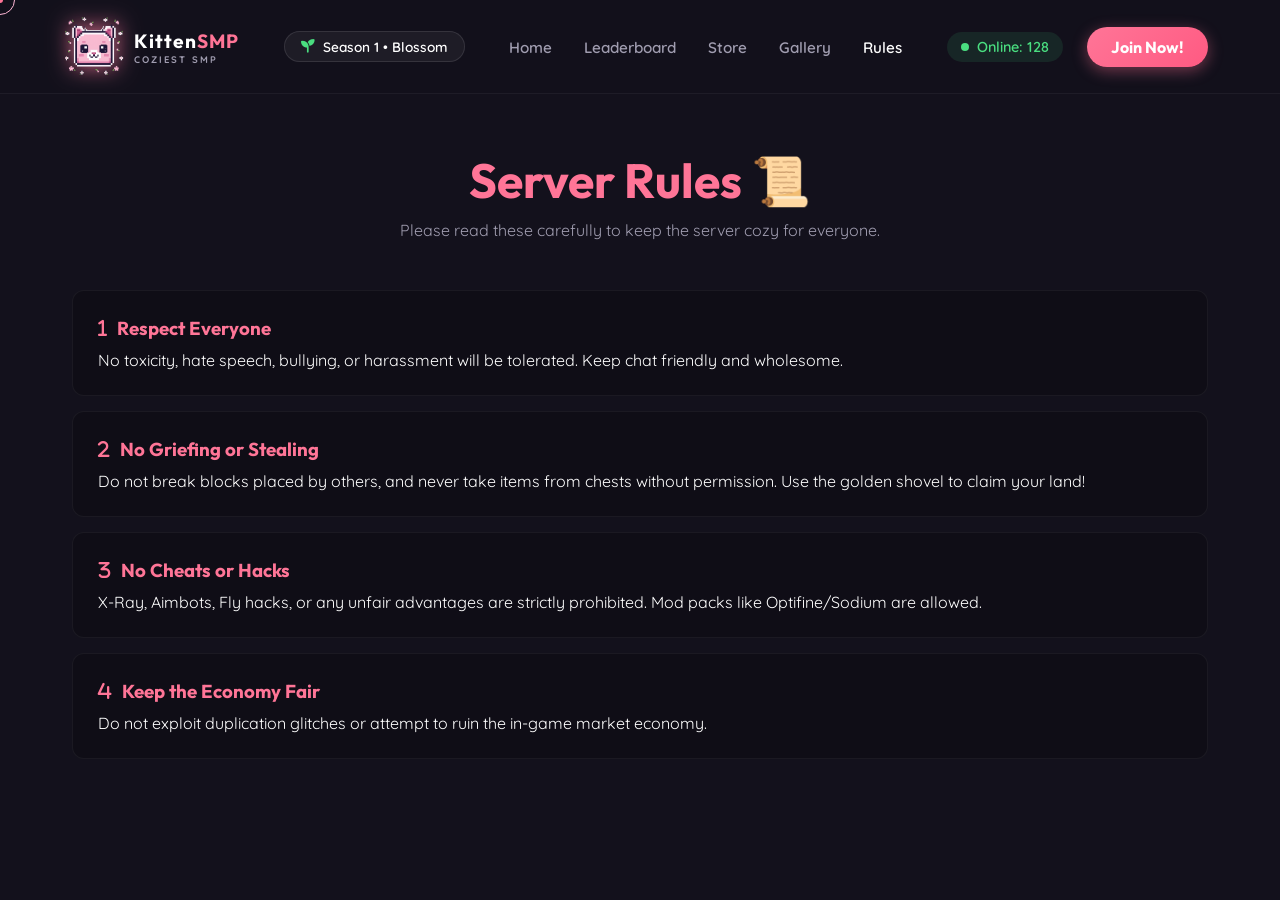
<file: kitten/rules.html>
<!DOCTYPE html>
<html lang="en">
<head>
    <meta charset="UTF-8">
    <meta name="viewport" content="width=device-width, initial-scale=1.0">
    <title>Rules | Kitten SMP</title>
    <link href="https://fonts.googleapis.com/css2?family=Quicksand:wght@400;500;600;700&family=Outfit:wght@700;800;900&display=swap" rel="stylesheet">
    <link rel="stylesheet" href="styles.css">
    <link rel="stylesheet" href="https://cdnjs.cloudflare.com/ajax/libs/font-awesome/6.4.0/css/all.min.css">
</head>
<body>
    <!-- Navbar -->
    <nav class="navbar">
        <div class="nav-container">
            <div class="logo">
                <img src="image.png" alt="Logo" style="width: 45px; height: 45px; border-radius: 8px; object-fit: cover; border: 2px solid var(--primary);">
                <div class="logo-text">
                    <h1>Kitten<span>SMP</span></h1>
                    <p>COZIEST SMP</p>
                </div>
            </div>
            
            <div class="season-badge">
                <i class="fa-solid fa-seedling"></i> Season 1 • Blossom
            </div>

            <ul class="nav-links">
                <li><a href="index.html">Home</a></li>
                <li><a href="leaderboard.html">Leaderboard</a></li>
                <li><a href="store.html">Store</a></li>
                <li><a href="gallery.html">Gallery</a></li>
                <li><a href="rules.html" class="active">Rules</a></li>
            </ul>

            <div class="nav-actions">
                <div class="online-status">
                    <span class="pulse"></span> Online: 142
                </div>
                <button class="btn-primary">Join Now!</button>
            </div>
        </div>
    </nav>

    <div class="page-container">
        <div class="page-header">
            <h1>Server Rules 📜</h1>
            <p>Please read these carefully to keep the server cozy for everyone.</p>
        </div>

        <ul class="rules-list">
            <li>
                <h3><i class="fa-solid fa-1"></i> Respect Everyone</h3>
                <p>No toxicity, hate speech, bullying, or harassment will be tolerated. Keep chat friendly and wholesome.</p>
            </li>
            <li>
                <h3><i class="fa-solid fa-2"></i> No Griefing or Stealing</h3>
                <p>Do not break blocks placed by others, and never take items from chests without permission. Use the golden shovel to claim your land!</p>
            </li>
            <li>
                <h3><i class="fa-solid fa-3"></i> No Cheats or Hacks</h3>
                <p>X-Ray, Aimbots, Fly hacks, or any unfair advantages are strictly prohibited. Mod packs like Optifine/Sodium are allowed.</p>
            </li>
            <li>
                <h3><i class="fa-solid fa-4"></i> Keep the Economy Fair</h3>
                <p>Do not exploit duplication glitches or attempt to ruin the in-game market economy.</p>
            </li>
        </ul>
    </div>

    <!-- Custom Cursor -->
    <div class="cursor-dot"></div>
    <div class="cursor-outline"></div>
    <script src="script.js"></script>
</body>
</html>
</file>
<file: kitten/styles.css>
:root {
    --bg-dark: #13111C;
    --bg-card: rgba(30, 26, 43, 0.6);
    --primary: #FF7597;
    --primary-hover: #FF5A82;
    --text-main: #FFFFFF;
    --text-muted: #A09DB0;
    --accent: #FFB7D5;
}

* {
    margin: 0;
    padding: 0;
    box-sizing: border-box;
}

body {
    font-family: 'Quicksand', sans-serif;
    background-color: var(--bg-dark);
    color: var(--text-main);
    overflow-x: hidden;
    cursor: none; /* For custom cursor */
}

h1, h2, h3, h4 {
    font-family: 'Outfit', sans-serif;
}

a {
    text-decoration: none;
    color: inherit;
}

/* Custom Cursor */
.cursor-dot, .cursor-outline {
    position: fixed;
    top: 0;
    left: 0;
    transform: translate(-50%, -50%);
    border-radius: 50%;
    z-index: 9999;
    pointer-events: none;
}

.cursor-dot {
    width: 6px;
    height: 6px;
    background-color: var(--primary);
}

.cursor-outline {
    width: 30px;
    height: 30px;
    border: 1px solid var(--accent);
    transition: width 0.2s, height 0.2s;
}

/* Glassmorphism Utilities */
.glass-card {
    background: var(--bg-card);
    backdrop-filter: blur(12px);
    -webkit-backdrop-filter: blur(12px);
    border: 1px solid rgba(255, 255, 255, 0.08);
    border-radius: 20px;
    box-shadow: 0 8px 32px 0 rgba(0, 0, 0, 0.3);
}

/* Navigation */
.navbar {
    position: fixed;
    top: 0;
    width: 100%;
    padding: 1.5rem 0;
    z-index: 100;
    background: rgba(19, 17, 28, 0.8);
    backdrop-filter: blur(16px);
    border-bottom: 1px solid rgba(255, 255, 255, 0.05);
}

.nav-container, .container {
    max-width: 1200px;
    margin: 0 auto;
    padding: 0 2rem;
    display: flex;
    justify-content: space-between;
    align-items: center;
}

.logo {
    display: flex;
    align-items: center;
    gap: 12px;
}

.logo-icon {
    font-size: 2rem;
    color: var(--primary);
    filter: drop-shadow(0 0 10px rgba(255, 117, 151, 0.5));
}

.logo-text h1 {
    font-size: 1.2rem;
    letter-spacing: 1px;
}

.logo-text h1 span {
    color: var(--primary);
}

.logo-text p {
    font-size: 0.6rem;
    letter-spacing: 2px;
    color: var(--text-muted);
    font-weight: 700;
}

.season-badge {
    background: rgba(255, 255, 255, 0.05);
    border: 1px solid rgba(255, 255, 255, 0.1);
    padding: 6px 16px;
    border-radius: 30px;
    font-size: 0.85rem;
    font-weight: 600;
    display: flex;
    align-items: center;
    gap: 8px;
}

.season-badge i {
    color: #4ade80;
}

.nav-links {
    display: flex;
    gap: 2rem;
    list-style: none;
}

.nav-links a {
    font-size: 0.95rem;
    font-weight: 600;
    color: var(--text-muted);
    transition: 0.3s;
}

.nav-links a:hover, .nav-links a.active {
    color: var(--text-main);
}

.nav-actions {
    display: flex;
    align-items: center;
    gap: 1.5rem;
}

.online-status {
    display: flex;
    align-items: center;
    gap: 8px;
    font-size: 0.9rem;
    font-weight: 600;
    background: rgba(74, 222, 128, 0.1);
    padding: 6px 14px;
    border-radius: 20px;
    color: #4ade80;
}

.pulse {
    width: 8px;
    height: 8px;
    background: #4ade80;
    border-radius: 50%;
    box-shadow: 0 0 0 0 rgba(74, 222, 128, 0.7);
    animation: pulse 1.5s infinite;
}

@keyframes pulse {
    0% { transform: scale(0.95); box-shadow: 0 0 0 0 rgba(74, 222, 128, 0.7); }
    70% { transform: scale(1); box-shadow: 0 0 0 6px rgba(74, 222, 128, 0); }
    100% { transform: scale(0.95); box-shadow: 0 0 0 0 rgba(74, 222, 128, 0); }
}

.btn-primary {
    background: linear-gradient(135deg, var(--primary), var(--primary-hover));
    color: white;
    border: none;
    padding: 10px 24px;
    border-radius: 100px;
    font-family: 'Outfit', sans-serif;
    font-size: 1rem;
    font-weight: 700;
    cursor: none;
    box-shadow: 0 4px 15px rgba(255, 117, 151, 0.4);
    transition: transform 0.2s, box-shadow 0.2s;
}

.btn-primary:hover {
    transform: translateY(-2px);
    box-shadow: 0 6px 20px rgba(255, 117, 151, 0.6);
}

.btn-primary.large {
    padding: 14px 32px;
    font-size: 1.1rem;
}

/* Hero Section */
.hero {
    min-height: 100vh;
    padding-top: 120px;
    position: relative;
    display: flex;
    align-items: center;
}

.hero-bg-elements {
    position: absolute;
    top: 0; left: 0; width: 100%; height: 100%;
    z-index: -1;
    overflow: hidden;
}

.glow-orb {
    position: absolute;
    border-radius: 50%;
    filter: blur(100px);
    opacity: 0.4;
}

.org-1 {
    width: 400px; height: 400px;
    background: var(--primary);
    top: -100px; left: -100px;
}

.org-2 {
    width: 500px; height: 500px;
    background: #7E57C2;
    bottom: -100px; right: -100px;
}

.hero-container {
    max-width: 1200px;
    margin: 0 auto;
    padding: 0 2rem;
    display: grid;
    grid-template-columns: 1fr 1fr;
    gap: 4rem;
    align-items: center;
}

.badge-tag {
    display: inline-flex;
    align-items: center;
    gap: 8px;
    background: rgba(255, 255, 255, 0.05);
    border: 1px solid rgba(255, 255, 255, 0.1);
    padding: 6px 14px;
    border-radius: 30px;
    font-size: 0.8rem;
    font-weight: 700;
    letter-spacing: 1px;
    margin-bottom: 24px;
}

.badge-tag .dot {
    width: 8px; height: 8px;
    background: var(--primary);
    border-radius: 50%;
}

.hero-title {
    font-size: 4.5rem;
    line-height: 1.1;
    margin-bottom: 24px;
}

.hero-title span {
    color: var(--primary);
}

.hero-desc {
    font-size: 1.1rem;
    color: var(--text-muted);
    line-height: 1.6;
    margin-bottom: 32px;
    max-width: 90%;
}

.hero-buttons {
    display: flex;
    gap: 1rem;
    margin-bottom: 40px;
    flex-wrap: wrap;
}

.ip-box {
    background: rgba(0, 0, 0, 0.4);
    border: 1px solid rgba(255, 255, 255, 0.1);
    border-radius: 100px;
    display: flex;
    align-items: center;
    padding: 6px;
    padding-left: 20px;
    cursor: none;
    transition: 0.3s;
}

.ip-box:hover {
    border-color: rgba(255, 255, 255, 0.3);
    background: rgba(0, 0, 0, 0.6);
}

.ip-info {
    display: flex;
    flex-direction: column;
    margin-right: 20px;
}

.ip-info .label {
    font-size: 0.65rem;
    color: var(--text-muted);
    text-transform: uppercase;
    font-weight: 700;
}

.ip-info .ip {
    font-family: monospace;
    font-size: 1rem;
    font-weight: 600;
    color: white;
}

.copy-btn {
    background: rgba(255, 255, 255, 0.1);
    color: white;
    border: none;
    padding: 10px 16px;
    border-radius: 100px;
    font-weight: 600;
    cursor: none;
    transition: 0.3s;
}

.ip-box:hover .copy-btn {
    background: var(--primary);
}

.hero-stats {
    display: flex;
    gap: 3rem;
    border-top: 1px solid rgba(255, 255, 255, 0.1);
    padding-top: 24px;
}

.stat h3 {
    font-size: 1.8rem;
    margin-bottom: 4px;
}

.stat p {
    font-size: 0.75rem;
    color: var(--text-muted);
    letter-spacing: 1px;
    font-weight: 600;
}

/* Mockup Card */
.mockup-card {
    padding: 1.5rem;
    transform: rotate(2deg);
    transition: transform 0.5s;
    animation: float 6s ease-in-out infinite;
}

.mockup-card:hover {
    transform: rotate(0deg) scale(1.02);
}

@keyframes float {
    0% { transform: translateY(0px) rotate(2deg); }
    50% { transform: translateY(-15px) rotate(1deg); }
    100% { transform: translateY(0px) rotate(2deg); }
}

.mockup-header {
    display: flex;
    align-items: center;
    margin-bottom: 16px;
}

.dots {
    display: flex;
    gap: 6px;
    margin-right: 16px;
}

.dots span {
    width: 10px; height: 10px; border-radius: 50%;
}

.dots span:nth-child(1) { background: #FF5F56; }
.dots span:nth-child(2) { background: #FFBD2E; }
.dots span:nth-child(3) { background: #27C93F; }

.mockup-title {
    font-size: 0.8rem;
    color: var(--text-muted);
    background: rgba(0, 0, 0, 0.3);
    padding: 4px 12px;
    border-radius: 12px;
    display: flex;
    align-items: center;
    gap: 6px;
}

.placeholder-image {
    width: 100%;
    height: 250px;
    border-radius: 12px;
    background: linear-gradient(45deg, #2b1f31, #3a2235, #1e1a2b);
    display: flex;
    flex-direction: column;
    justify-content: center;
    align-items: center;
    margin-bottom: 16px;
    border: 1px solid rgba(255, 255, 255, 0.05);
    color: var(--primary);
    text-align: center;
    padding: 20px;
}

.placeholder-image i {
    font-size: 3rem;
    margin-bottom: 12px;
    opacity: 0.8;
}

.placeholder-image p {
    font-size: 0.9rem;
    color: var(--accent);
    font-weight: 500;
}

.mockup-features {
    display: grid;
    grid-template-columns: 1fr 1fr 1fr;
    gap: 12px;
}

.m-feat {
    background: rgba(0, 0, 0, 0.3);
    padding: 12px;
    border-radius: 10px;
    border: 1px solid rgba(255, 255, 255, 0.03);
}

.m-feat h4 {
    font-size: 0.85rem;
    margin-bottom: 4px;
}

.m-feat p {
    font-size: 0.7rem;
    color: var(--text-muted);
}

/* Features Section */
.features {
    padding: 100px 0;
    position: relative;
}

.section-header {
    text-align: center;
    margin-bottom: 60px;
    grid-column: 1 / -1;
}

.section-header h4 {
    color: var(--text-muted);
    letter-spacing: 2px;
    font-size: 0.8rem;
    margin-bottom: 12px;
}

.section-header h2 {
    font-size: 2.5rem;
    margin-bottom: 16px;
}

.section-header p {
    color: var(--text-muted);
    max-width: 600px;
    margin: 0 auto;
    font-size: 1.1rem;
}

.features-grid {
    display: grid;
    grid-template-columns: repeat(3, 1fr);
    gap: 2rem;
    width: 100%;
}

.feature-card {
    padding: 2.5rem 2rem;
    text-align: center;
    transition: 0.3s;
}

.feature-card:hover {
    transform: translateY(-10px);
    border-color: rgba(255, 117, 151, 0.3);
    box-shadow: 0 15px 35px rgba(0, 0, 0, 0.4);
}

.icon-box {
    width: 60px;
    height: 60px;
    background: rgba(255, 117, 151, 0.1);
    border-radius: 16px;
    display: flex;
    justify-content: center;
    align-items: center;
    margin: 0 auto 20px;
    font-size: 1.5rem;
    color: var(--primary);
    border: 1px solid rgba(255, 117, 151, 0.2);
}

.feature-card h3 {
    font-size: 1.3rem;
    margin-bottom: 12px;
}

.feature-card p {
    color: var(--text-muted);
    line-height: 1.6;
    font-size: 0.95rem;
}

@media (max-width: 992px) {
    .hero-container {
        grid-template-columns: 1fr;
        text-align: center;
    }
    
    .badge-tag {
        margin: 0 auto 24px;
    }
    
    .hero-desc {
        margin: 0 auto 32px;
    }
    
    .hero-buttons {
        justify-content: center;
    }
    
    .hero-stats {
        justify-content: center;
    }
    
    .features-grid {
        grid-template-columns: 1fr;
    }
    
    .nav-links {
        display: none;
    }
}

/* Page Specific Styles */
.page-container {
    max-width: 1200px;
    margin: 0 auto;
    padding: 150px 2rem 50px;
    min-height: 100vh;
}

.page-header {
    text-align: center;
    margin-bottom: 50px;
}
.page-header h1 {
    font-size: 3rem;
    color: var(--primary);
    margin-bottom: 10px;
}
.page-header p {
    color: var(--text-muted);
}

.table-glass {
    width: 100%;
    border-collapse: collapse;
    margin-top: 30px;
}
.table-glass th, .table-glass td {
    padding: 15px;
    text-align: left;
    border-bottom: 1px solid rgba(255, 255, 255, 0.05);
}
.table-glass th {
    color: var(--primary);
    font-weight: 700;
}
.table-glass tr:hover {
    background: rgba(255, 255, 255, 0.02);
}

.rank-card {
    text-align: center;
    padding: 40px;
    display: flex;
    flex-direction: column;
    gap: 15px;
    align-items: center;
}
.rank-price {
    font-size: 2.5rem;
    font-weight: 800;
    color: white;
}

.gallery-grid {
    display: grid;
    grid-template-columns: repeat(auto-fill, minmax(300px, 1fr));
    gap: 20px;
}
.gallery-item {
    height: 250px;
    border-radius: 12px;
    background: linear-gradient(45deg, rgba(255,117,151,0.1), rgba(0,0,0,0.3));
    display: flex;
    flex-direction: column;
    justify-content: center;
    align-items: center;
    font-size: 2rem;
    color: var(--primary);
    border: 1px solid rgba(255, 255, 255, 0.05);
    transition: 0.3s;
}
.gallery-item:hover {
    transform: scale(1.02);
    border-color: var(--primary);
}
.gallery-item p {
    font-size: 1rem;
    margin-top: 10px;
    color: var(--text-muted);
}

.rules-list {
    list-style: none;
}
.rules-list li {
    padding: 25px;
    background: rgba(0,0,0,0.2);
    border-radius: 12px;
    margin-bottom: 15px;
    border: 1px solid rgba(255,255,255,0.05);
}
.rules-list h3 {
    color: var(--primary);
    margin-bottom: 10px;
    display: flex;
    align-items: center;
    gap: 10px;
}

/* Realistic Leaderboard */
.leaderboard-list {
    display: flex;
    flex-direction: column;
    gap: 12px;
    margin-top: 20px;
}

.leaderboard-row {
    background: rgba(255, 255, 255, 0.03);
    border: 1px solid rgba(255, 255, 255, 0.05);
    border-radius: 16px;
    padding: 15px 25px;
    display: flex;
    align-items: center;
    gap: 20px;
    transition: 0.3s;
    backdrop-filter: blur(10px);
}

.leaderboard-row:hover {
    background: rgba(255, 255, 255, 0.08);
    transform: translateY(-2px);
    box-shadow: 0 10px 20px rgba(0,0,0,0.2);
}

.ld-rank {
    font-size: 1.5rem;
    font-weight: 800;
    color: var(--text-muted);
    width: 40px;
    text-align: center;
}

.ld-player {
    display: flex;
    align-items: center;
    gap: 15px;
    flex: 1;
}

.ld-player img {
    width: 48px;
    height: 48px;
    border-radius: 8px;
    image-rendering: pixelated;
    border: 2px solid rgba(255,255,255,0.1);
    background: rgba(0,0,0,0.3);
}

.ld-name {
    font-size: 1.1rem;
    font-weight: 700;
    color: #fff;
    display: flex;
    align-items: center;
    gap: 12px;
}

.badg {
    font-size: 0.65rem;
    padding: 4px 8px;
    border-radius: 6px;
    font-weight: 800;
    letter-spacing: 1px;
}
.b-owner { background: #ff5555; color: white; text-shadow: 0 1px 2px rgba(0,0,0,0.5); }
.b-mvp { background: #55ffff; color: #008888; }
.b-vip { background: #55ff55; color: #008800; }

.ld-stats {
    display: flex;
    gap: 40px;
    text-align: right;
}

.stat-item {
    display: flex;
    flex-direction: column;
}
.stat-item span:first-child {
    font-size: 0.70rem;
    color: var(--text-muted);
    text-transform: uppercase;
    font-weight: 700;
    letter-spacing: 1px;
}
.stat-item span:last-child {
    font-size: 1.2rem;
    font-weight: 700;
    color: var(--text-main);
}

/* Top 3 Glows */
.rank-1 { 
    background: linear-gradient(90deg, rgba(255, 215, 0, 0.1), rgba(255, 255, 255, 0.02)); 
    border-color: rgba(255, 215, 0, 0.3); 
}
.rank-1 .ld-rank { color: #ffd700; text-shadow: 0 0 10px rgba(255, 215, 0, 0.5); }
.rank-1 .stat-item span:last-child { color: #ffd700; }
.rank-1 .ld-player img { border-color: #ffd700; }

.rank-2 { 
    background: linear-gradient(90deg, rgba(192, 192, 192, 0.1), rgba(255, 255, 255, 0.02)); 
    border-color: rgba(192, 192, 192, 0.3); 
}
.rank-2 .ld-rank { color: #c0c0c0; text-shadow: 0 0 10px rgba(192, 192, 192, 0.5); }
.rank-2 .stat-item span:last-child { color: #c0c0c0; }
.rank-2 .ld-player img { border-color: #c0c0c0; }

.rank-3 { 
    background: linear-gradient(90deg, rgba(205, 127, 50, 0.1), rgba(255, 255, 255, 0.02)); 
    border-color: rgba(205, 127, 50, 0.3); 
}
.rank-3 .ld-rank { color: #cd7f32; text-shadow: 0 0 10px rgba(205, 127, 50, 0.5); }
.rank-3 .stat-item span:last-child { color: #cd7f32; }
.rank-3 .ld-player img { border-color: #cd7f32; }

/* Video Player Hero */
.video-container {
    width: 100%;
    height: 250px;
    border-radius: 12px;
    overflow: hidden;
    margin-bottom: 16px;
    border: 1px solid rgba(255, 255, 255, 0.05);
    background: transparent;
}

.hero-video {
    width: 100%;
    height: 100%;
    object-fit: cover;
    display: block;
}

/* Make the logo background transparent via blending */
.logo img {
    border: none !important;
    border-radius: 0 !important;
    mix-blend-mode: screen;
    filter: drop-shadow(0 0 8px rgba(255, 117, 151, 0.8));
    transform: scale(1.3);
    margin-right: 5px;
}

/* Lightbox Modal */
.gallery-item {
    cursor: none;
}

.lightbox {
    display: none; 
    position: fixed; 
    z-index: 1000; 
    left: 0;
    top: 0;
    width: 100%; 
    height: 100%; 
    background-color: rgba(0,0,0,0.85); 
    backdrop-filter: blur(5px);
    justify-content: center;
    align-items: center;
    opacity: 0;
    transition: opacity 0.3s ease;
}

.lightbox.active {
    display: flex;
    opacity: 1;
}

.lightbox-content {
    max-width: 90%;
    max-height: 90%;
    border-radius: 12px;
    box-shadow: 0 0 40px rgba(255, 117, 151, 0.3);
    transform: scale(0.8);
    transition: transform 0.3s cubic-bezier(0.175, 0.885, 0.32, 1.275);
    border: 2px solid rgba(255, 255, 255, 0.1);
}

.lightbox.active .lightbox-content {
    transform: scale(1);
}

.lightbox-close {
    position: absolute;
    top: 30px;
    right: 40px;
    color: white;
    font-size: 50px;
    font-weight: bold;
    cursor: none;
    transition: 0.3s;
    text-shadow: 0 0 10px rgba(0,0,0,0.5);
}

.lightbox-close:hover {
    color: var(--primary);
    transform: scale(1.1);
}
</file>
